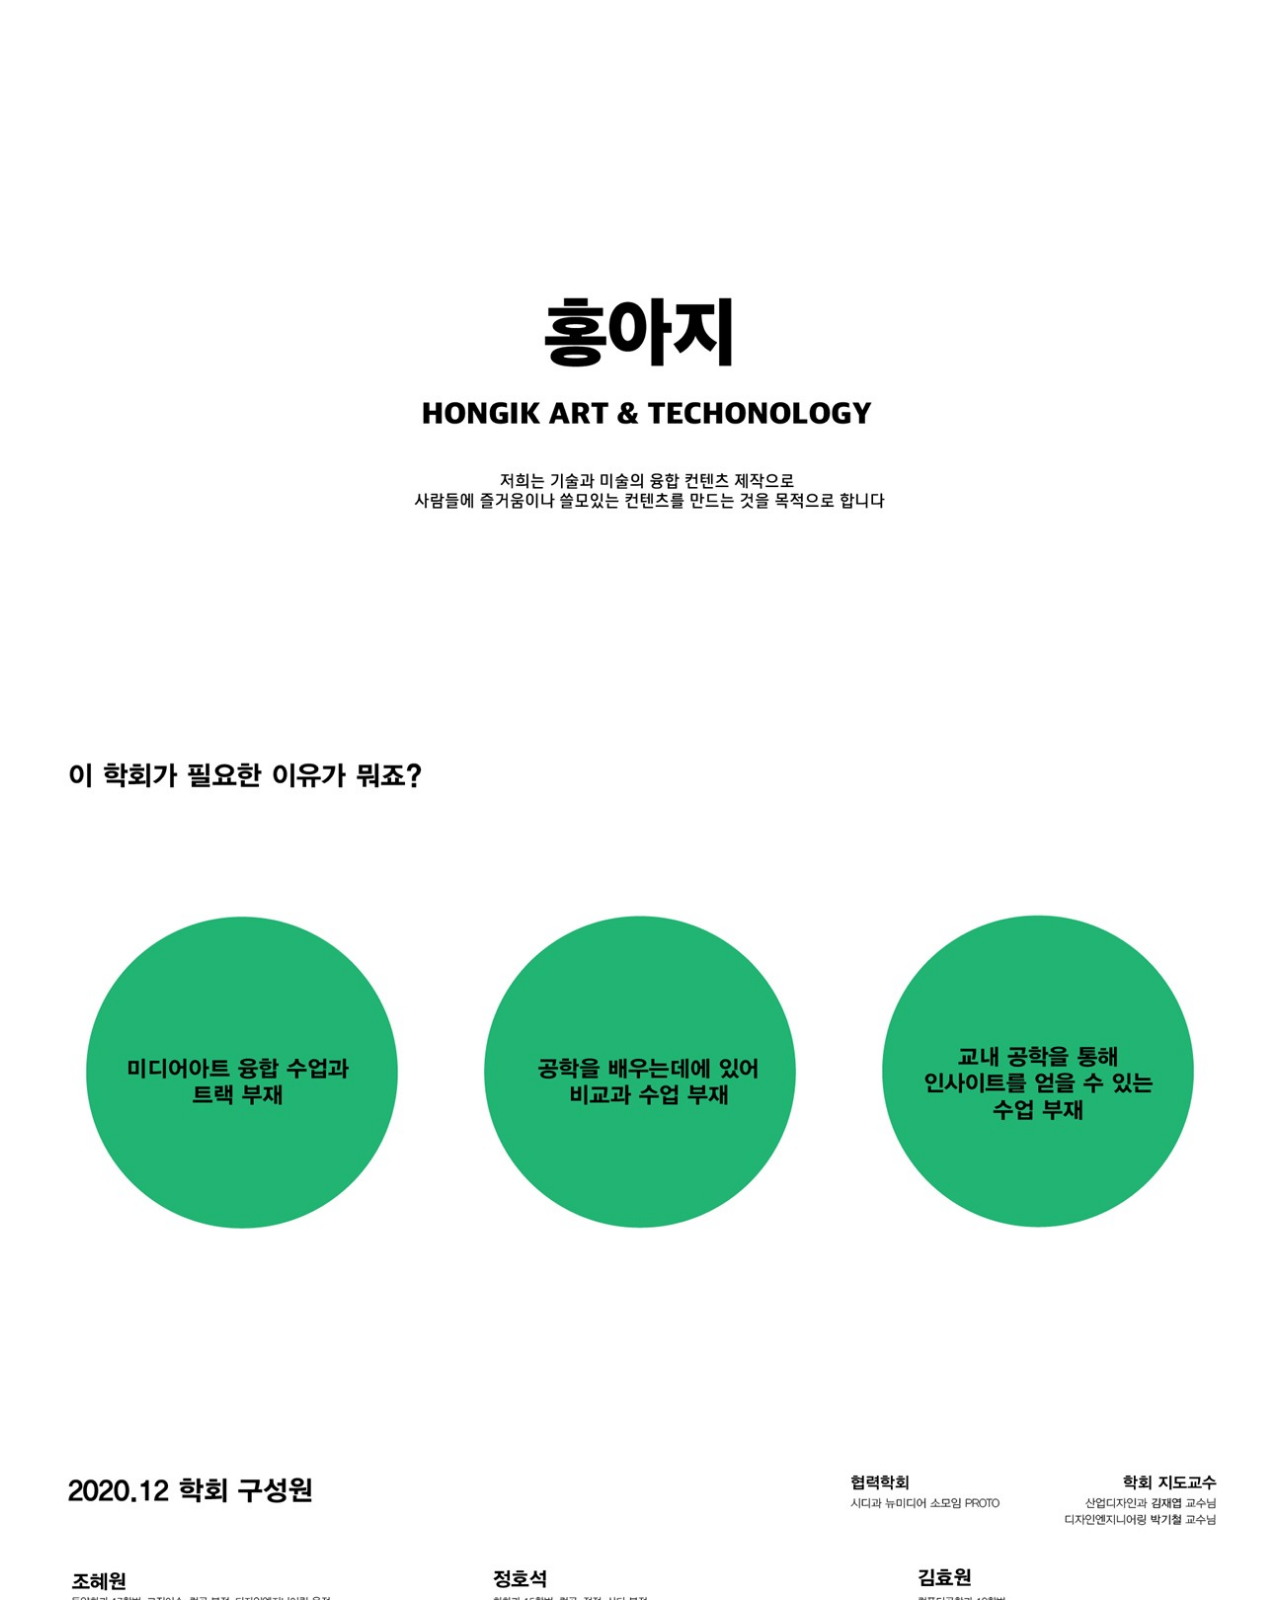
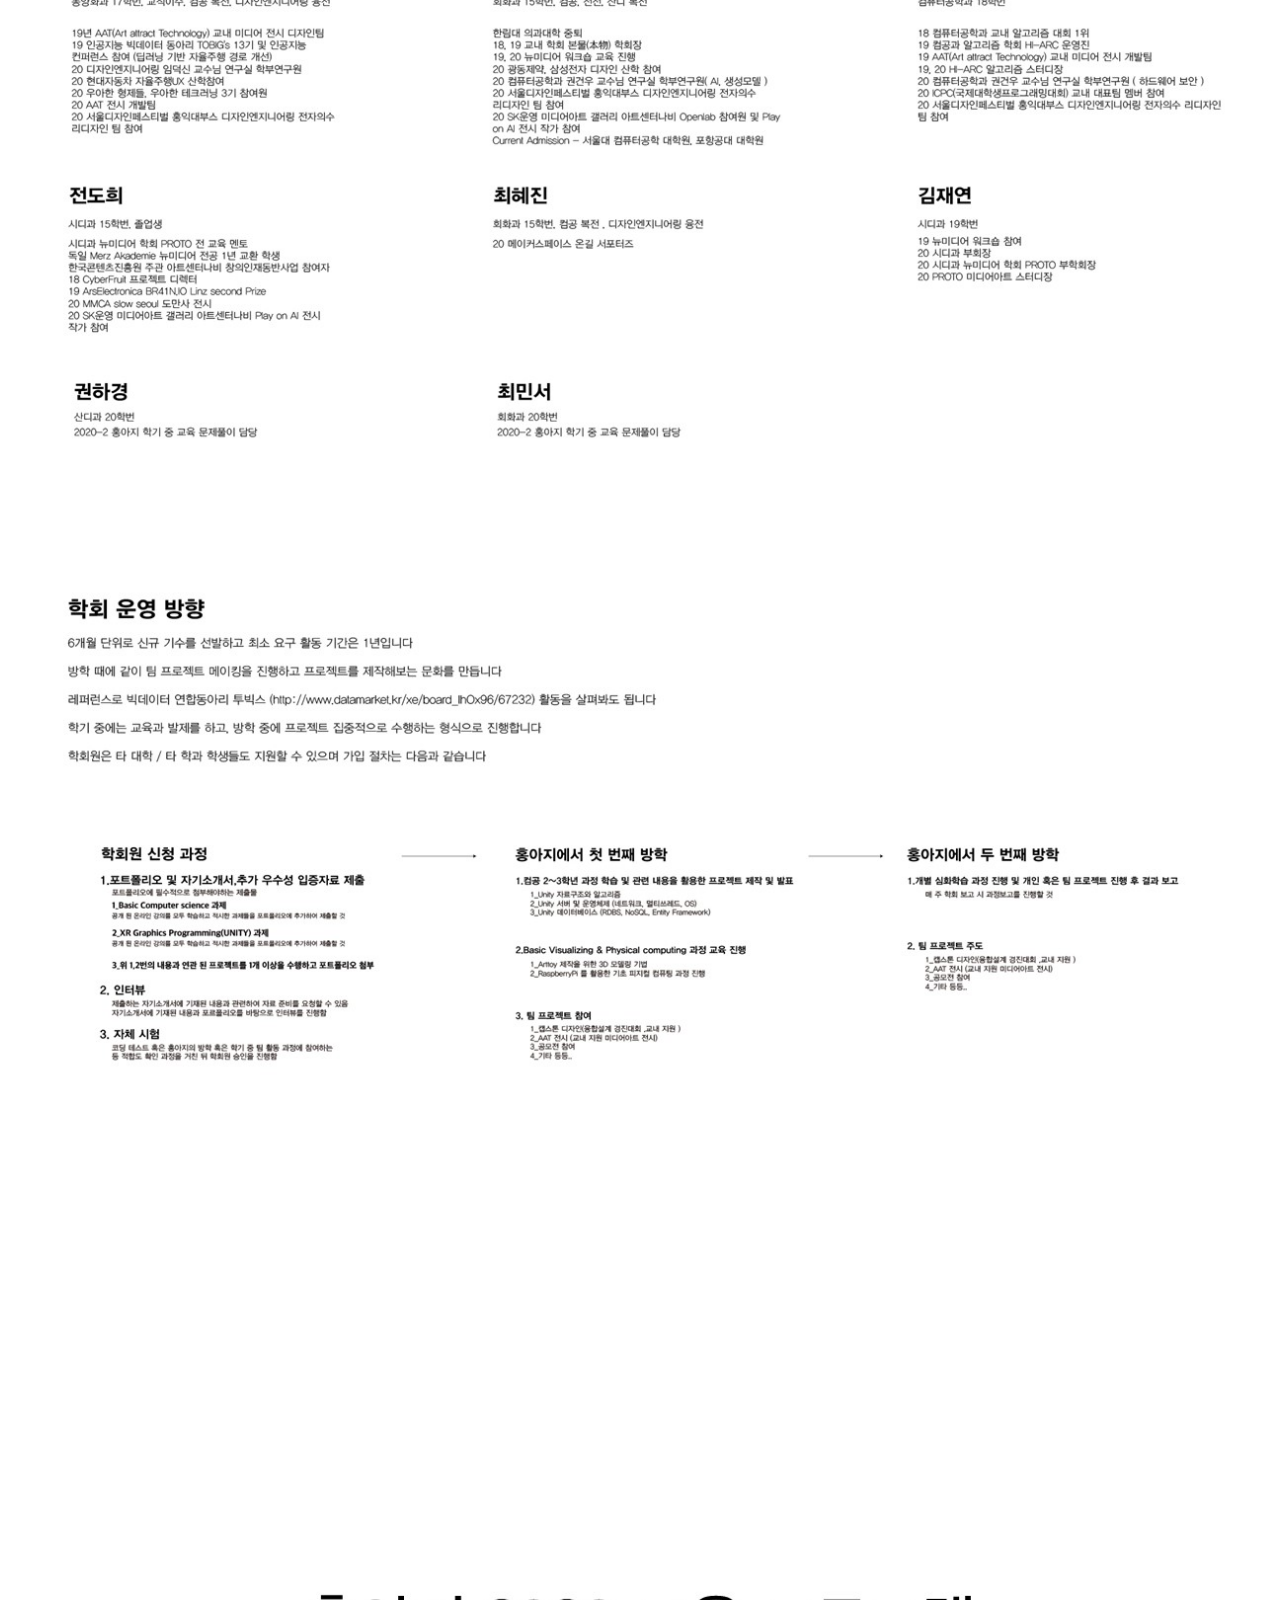
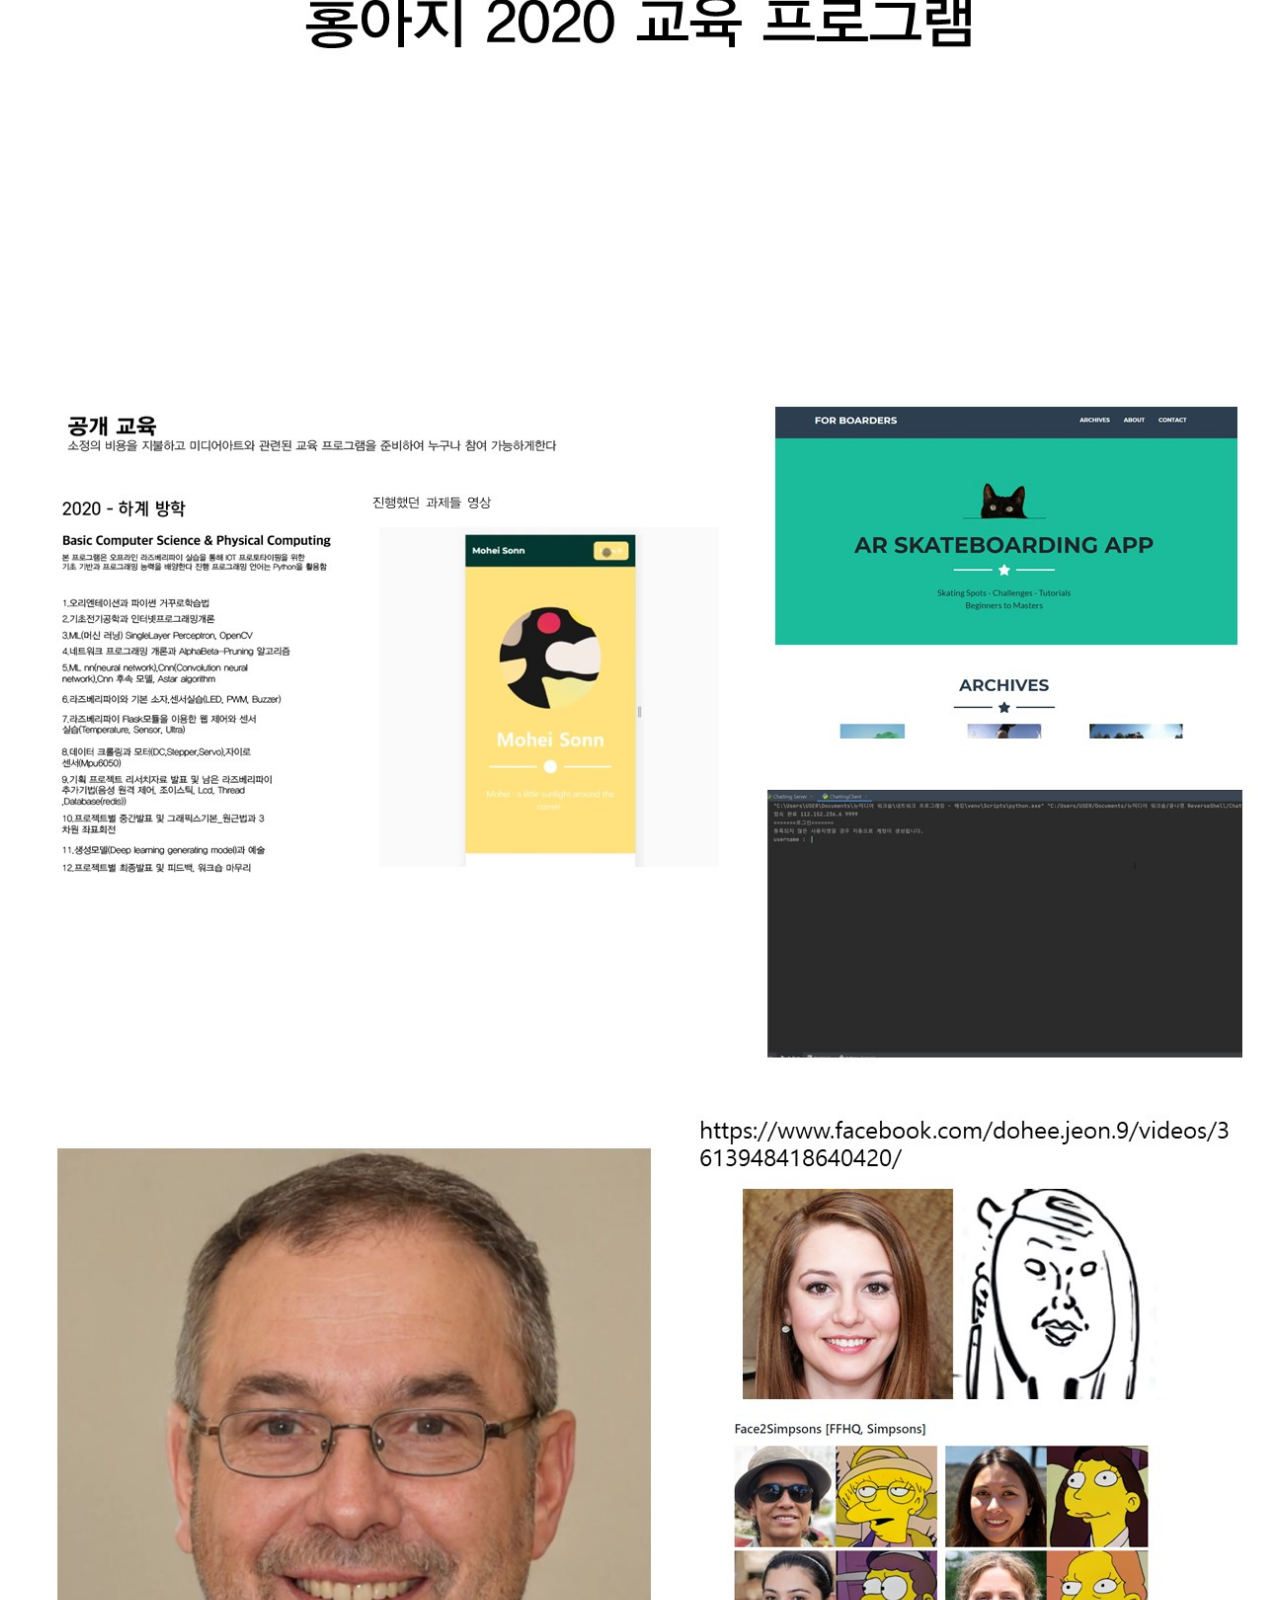
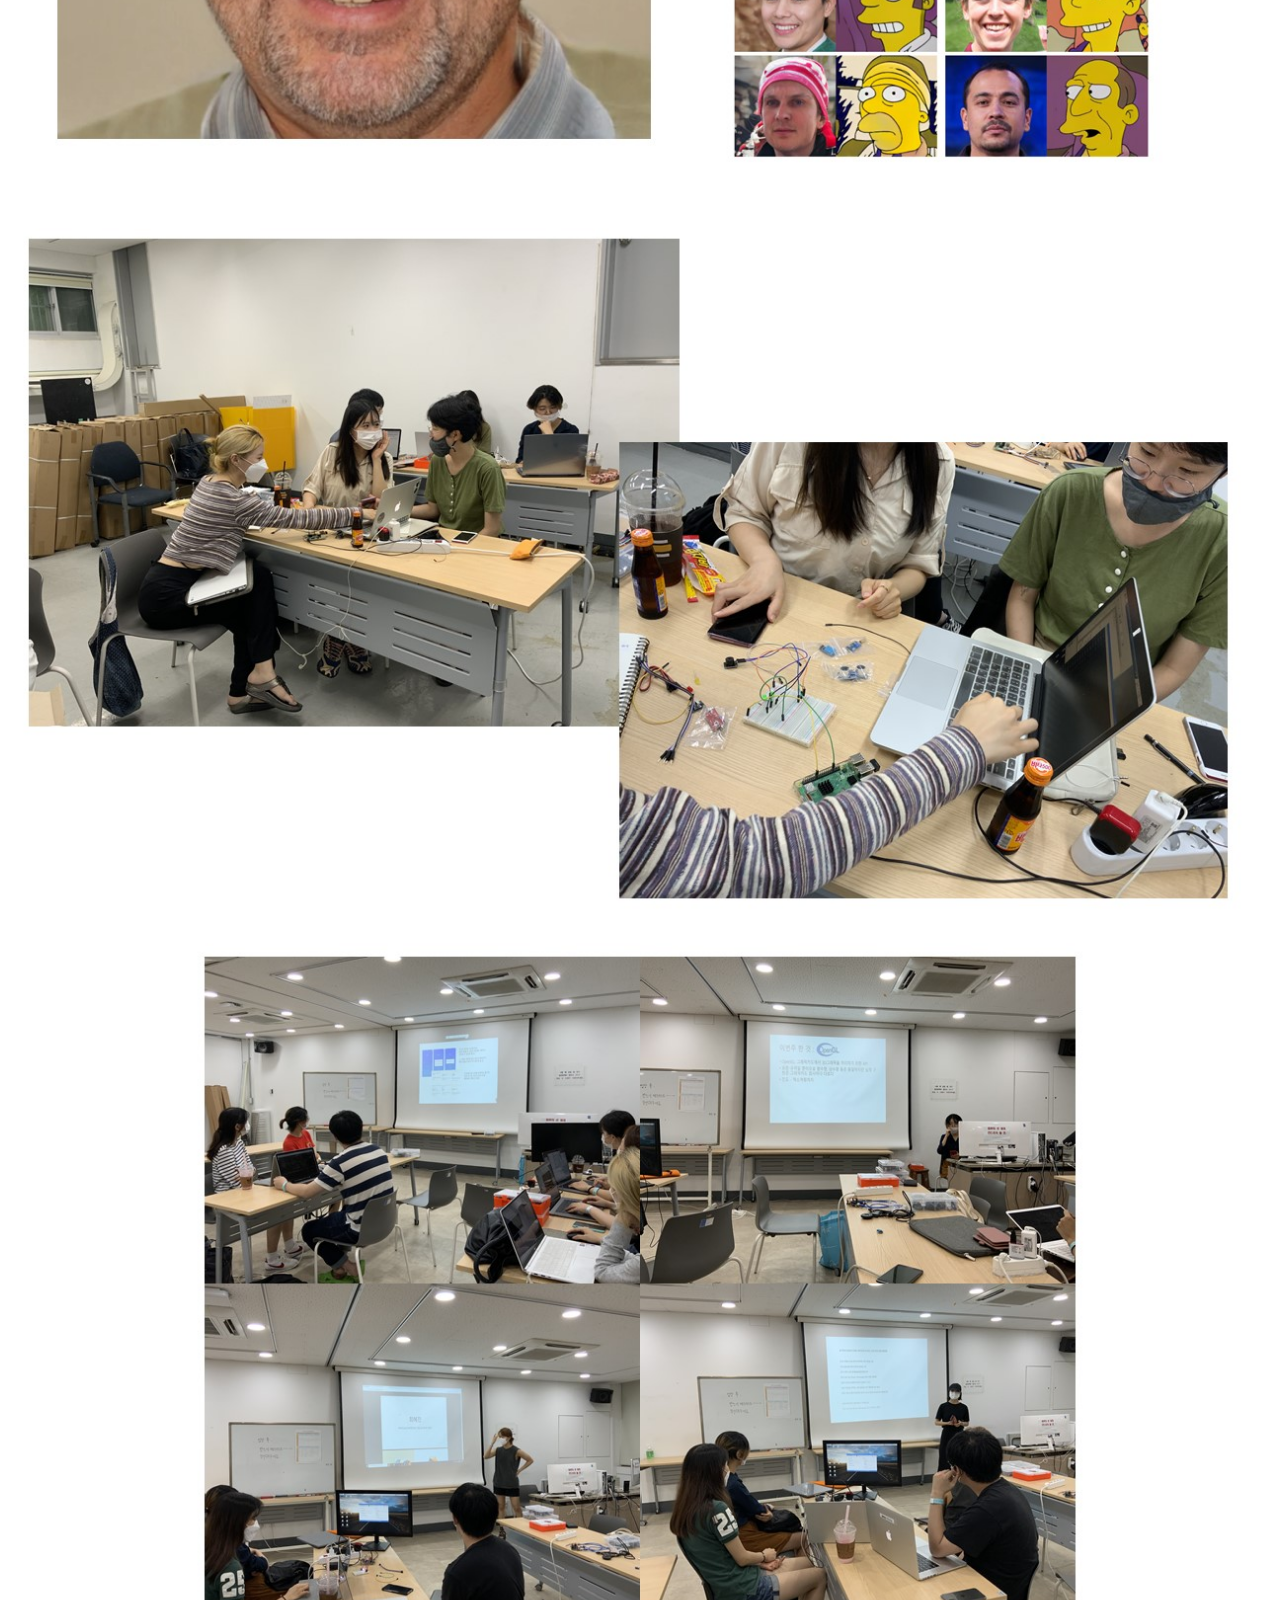
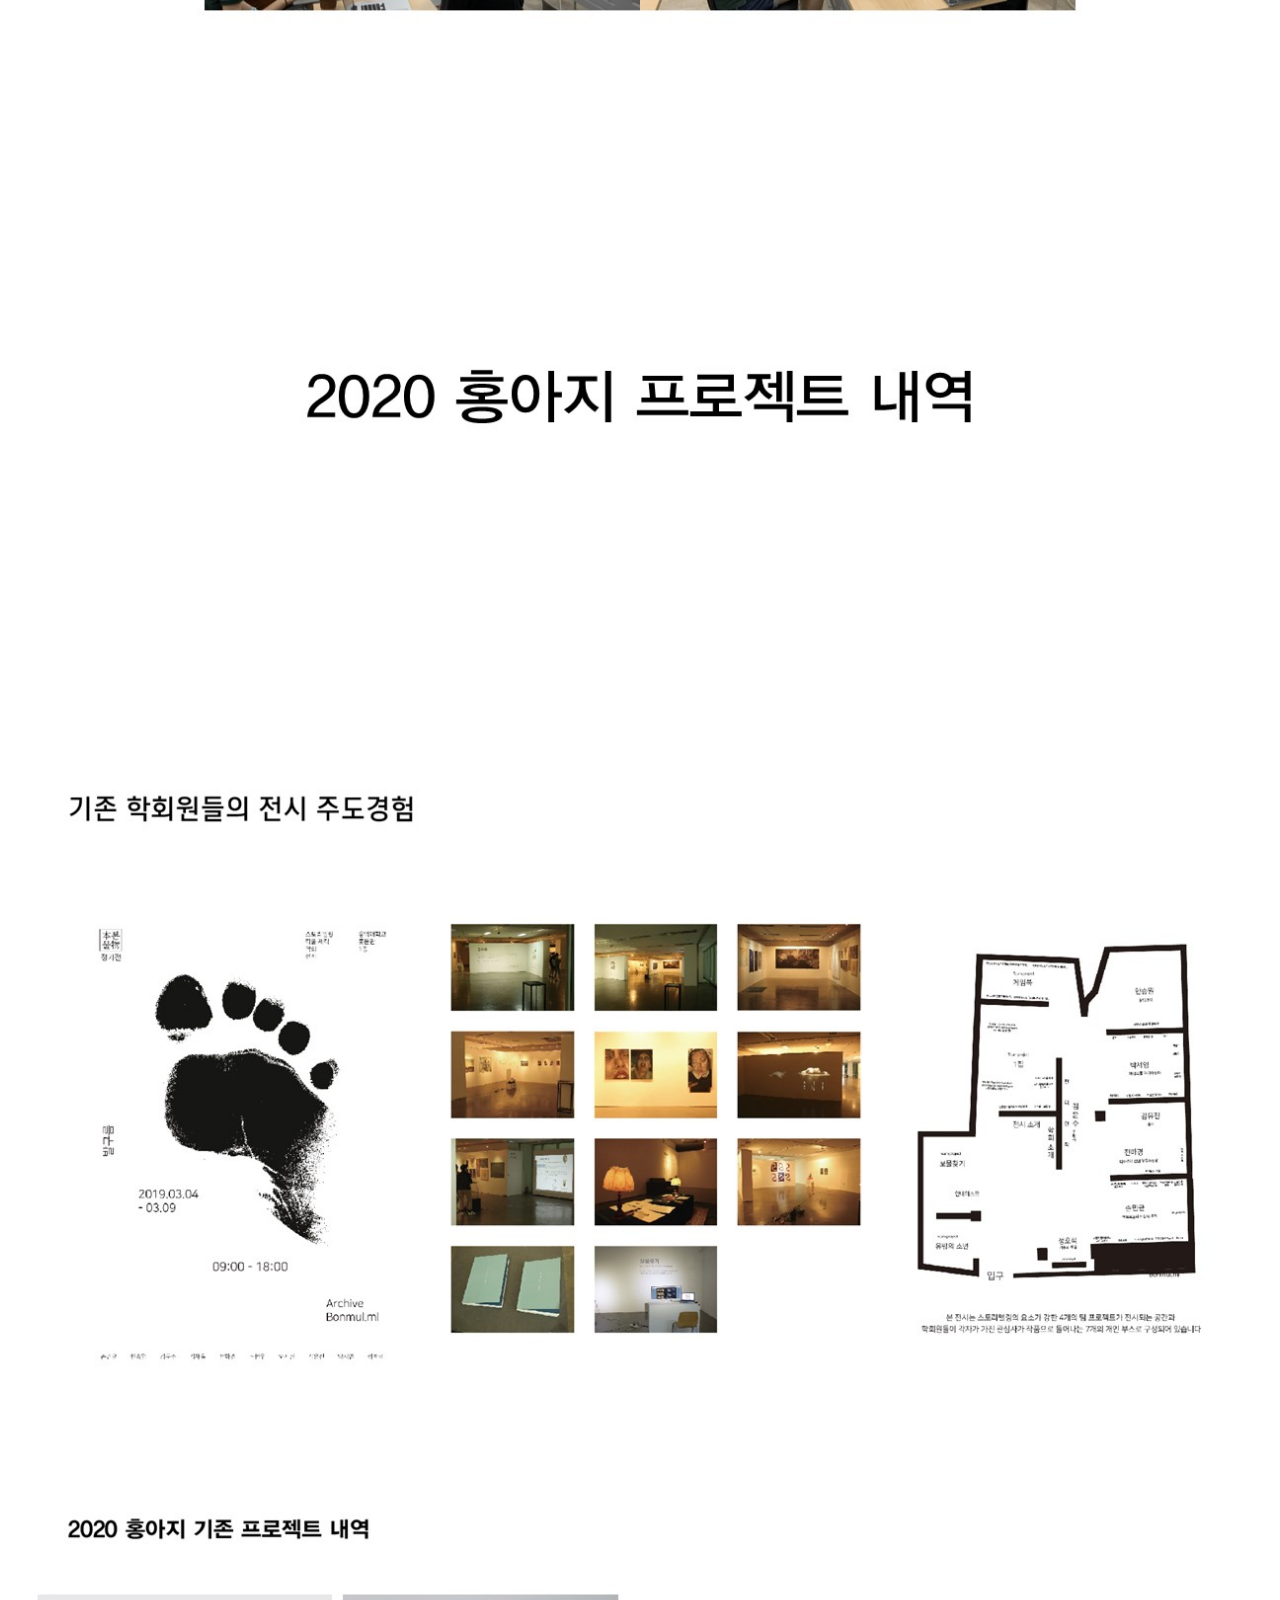
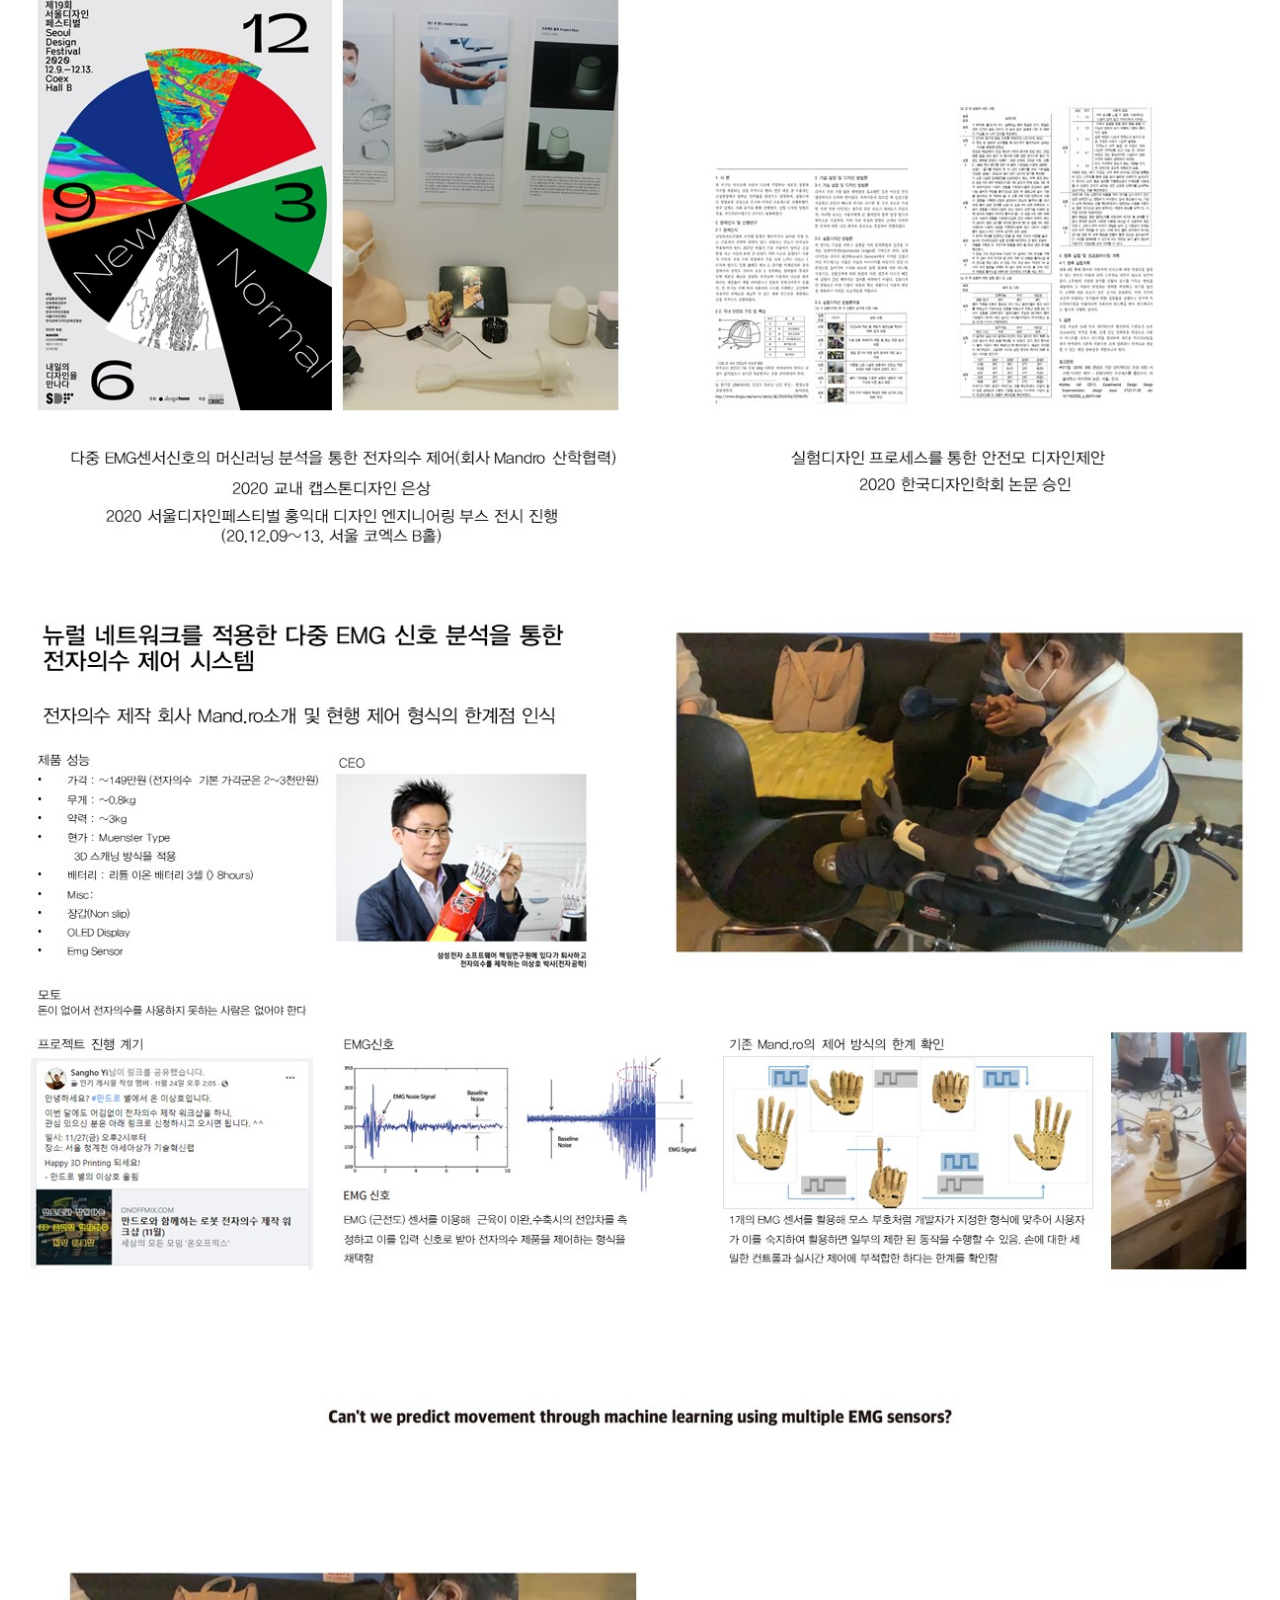
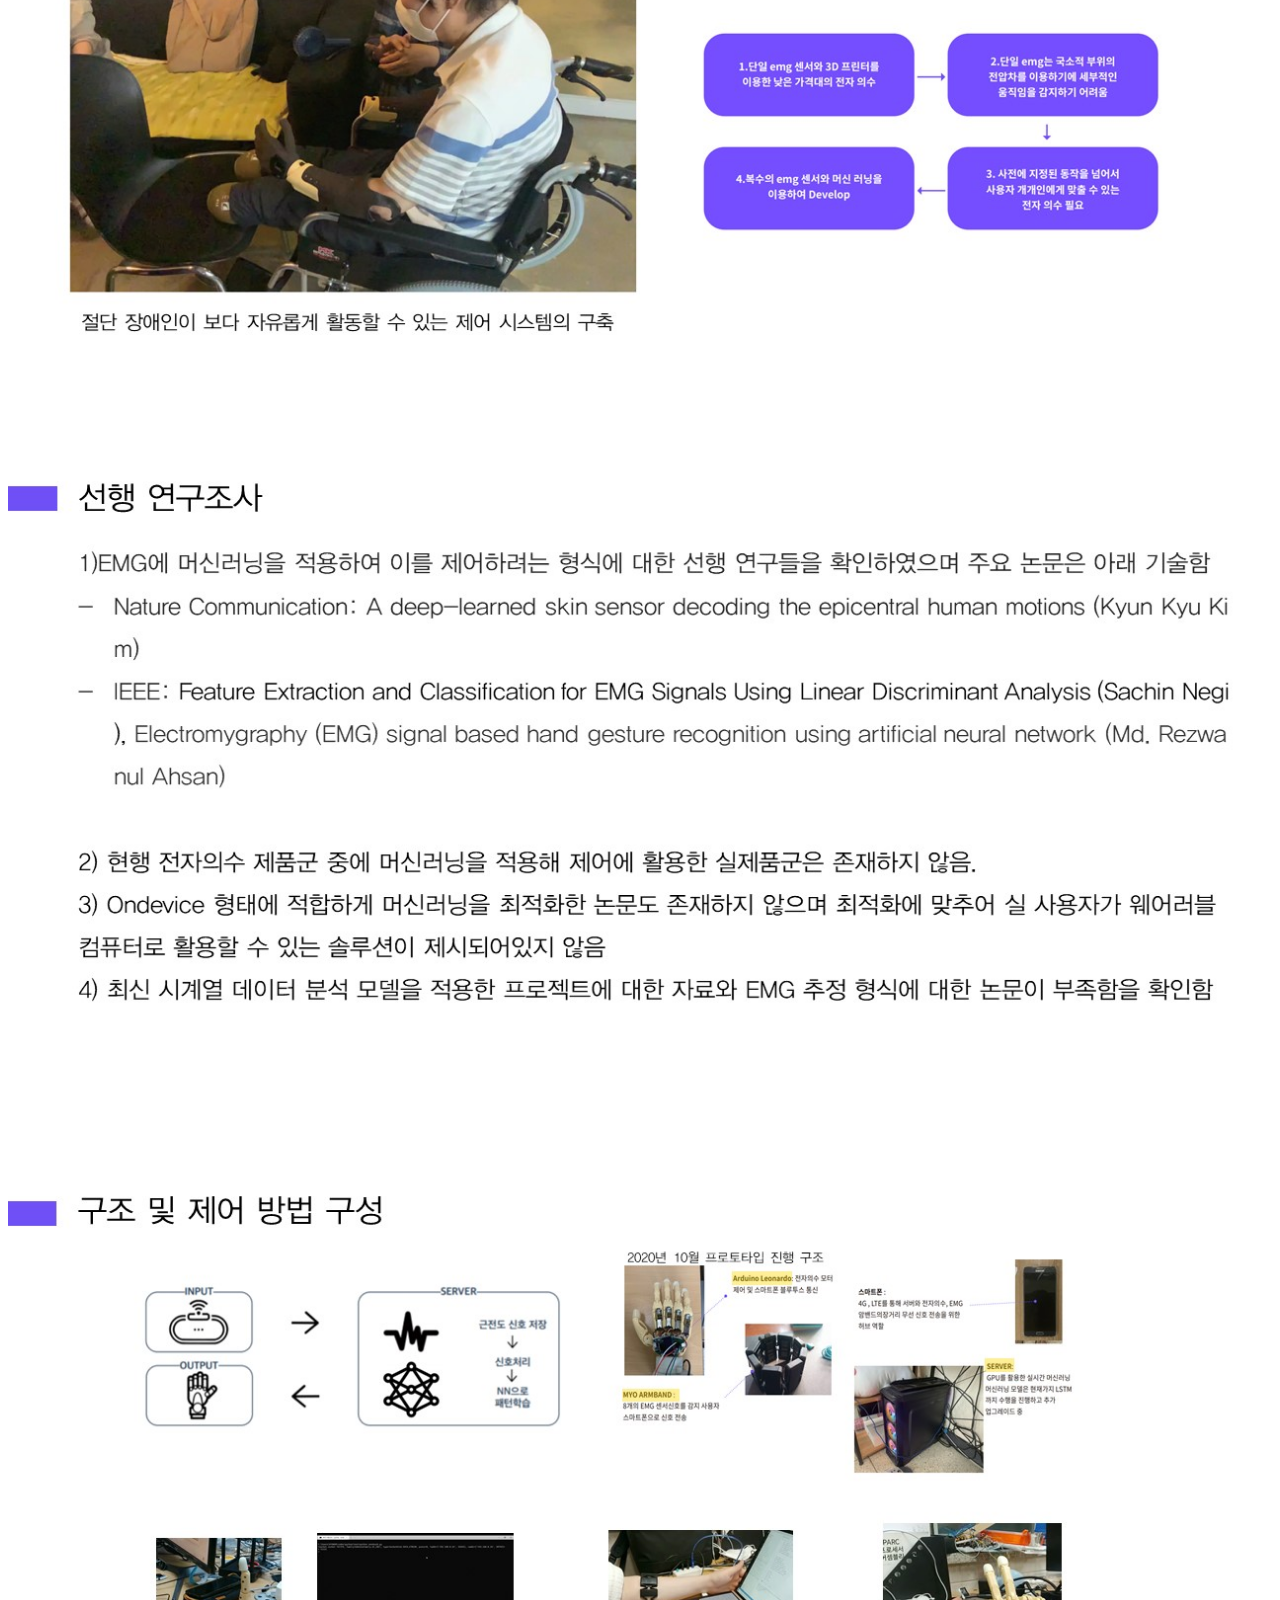
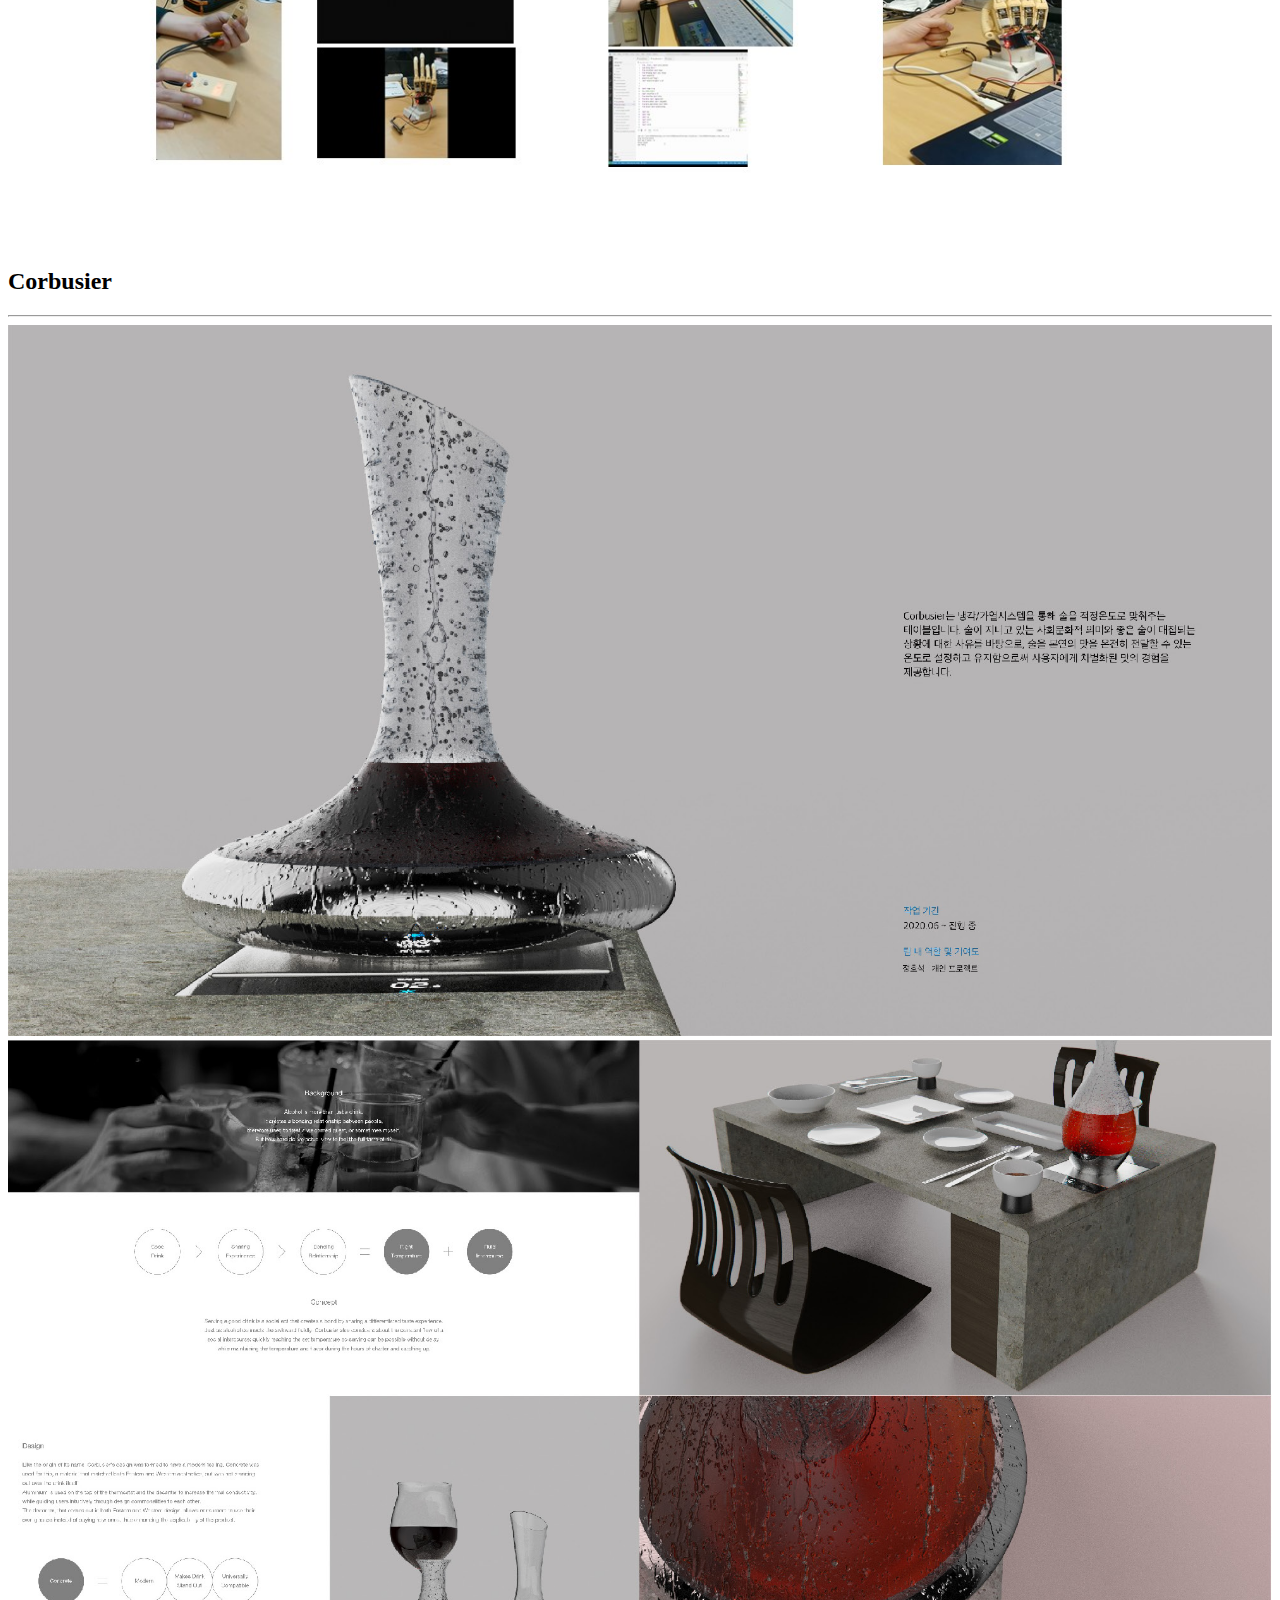
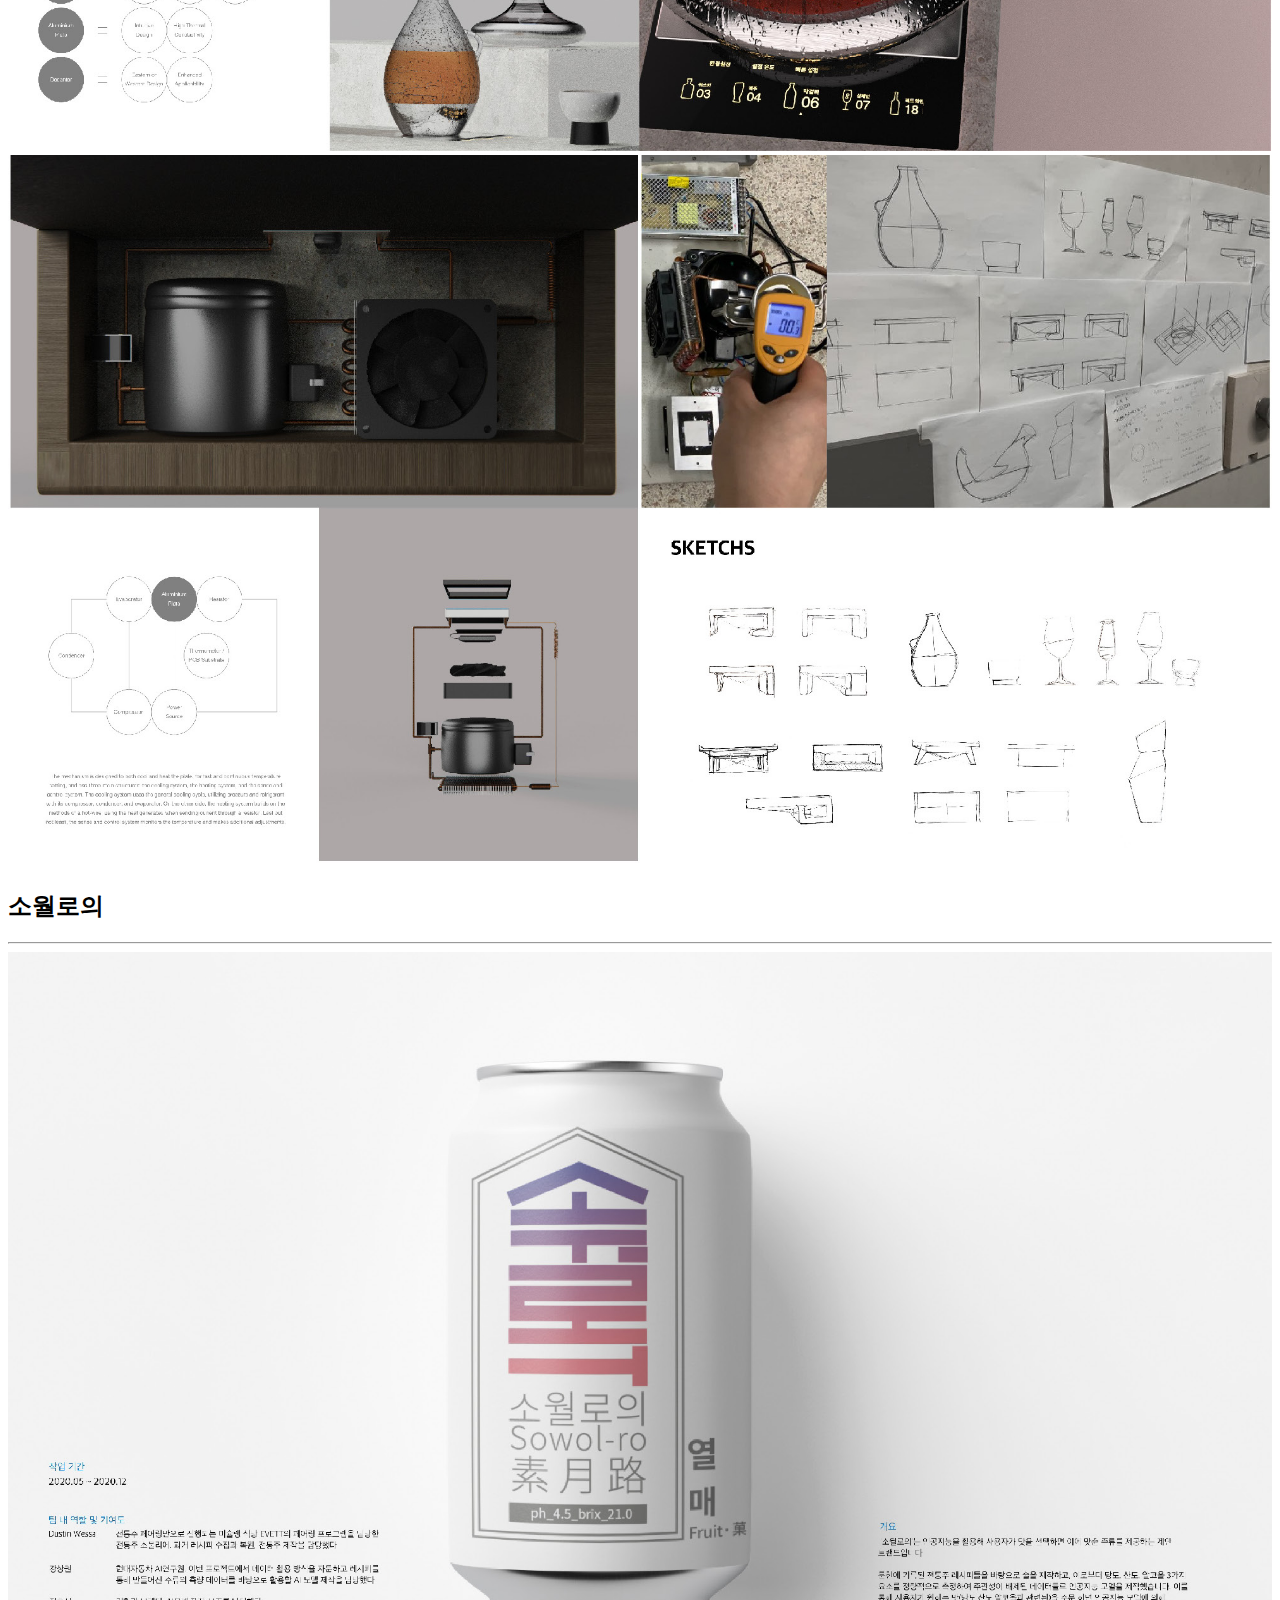
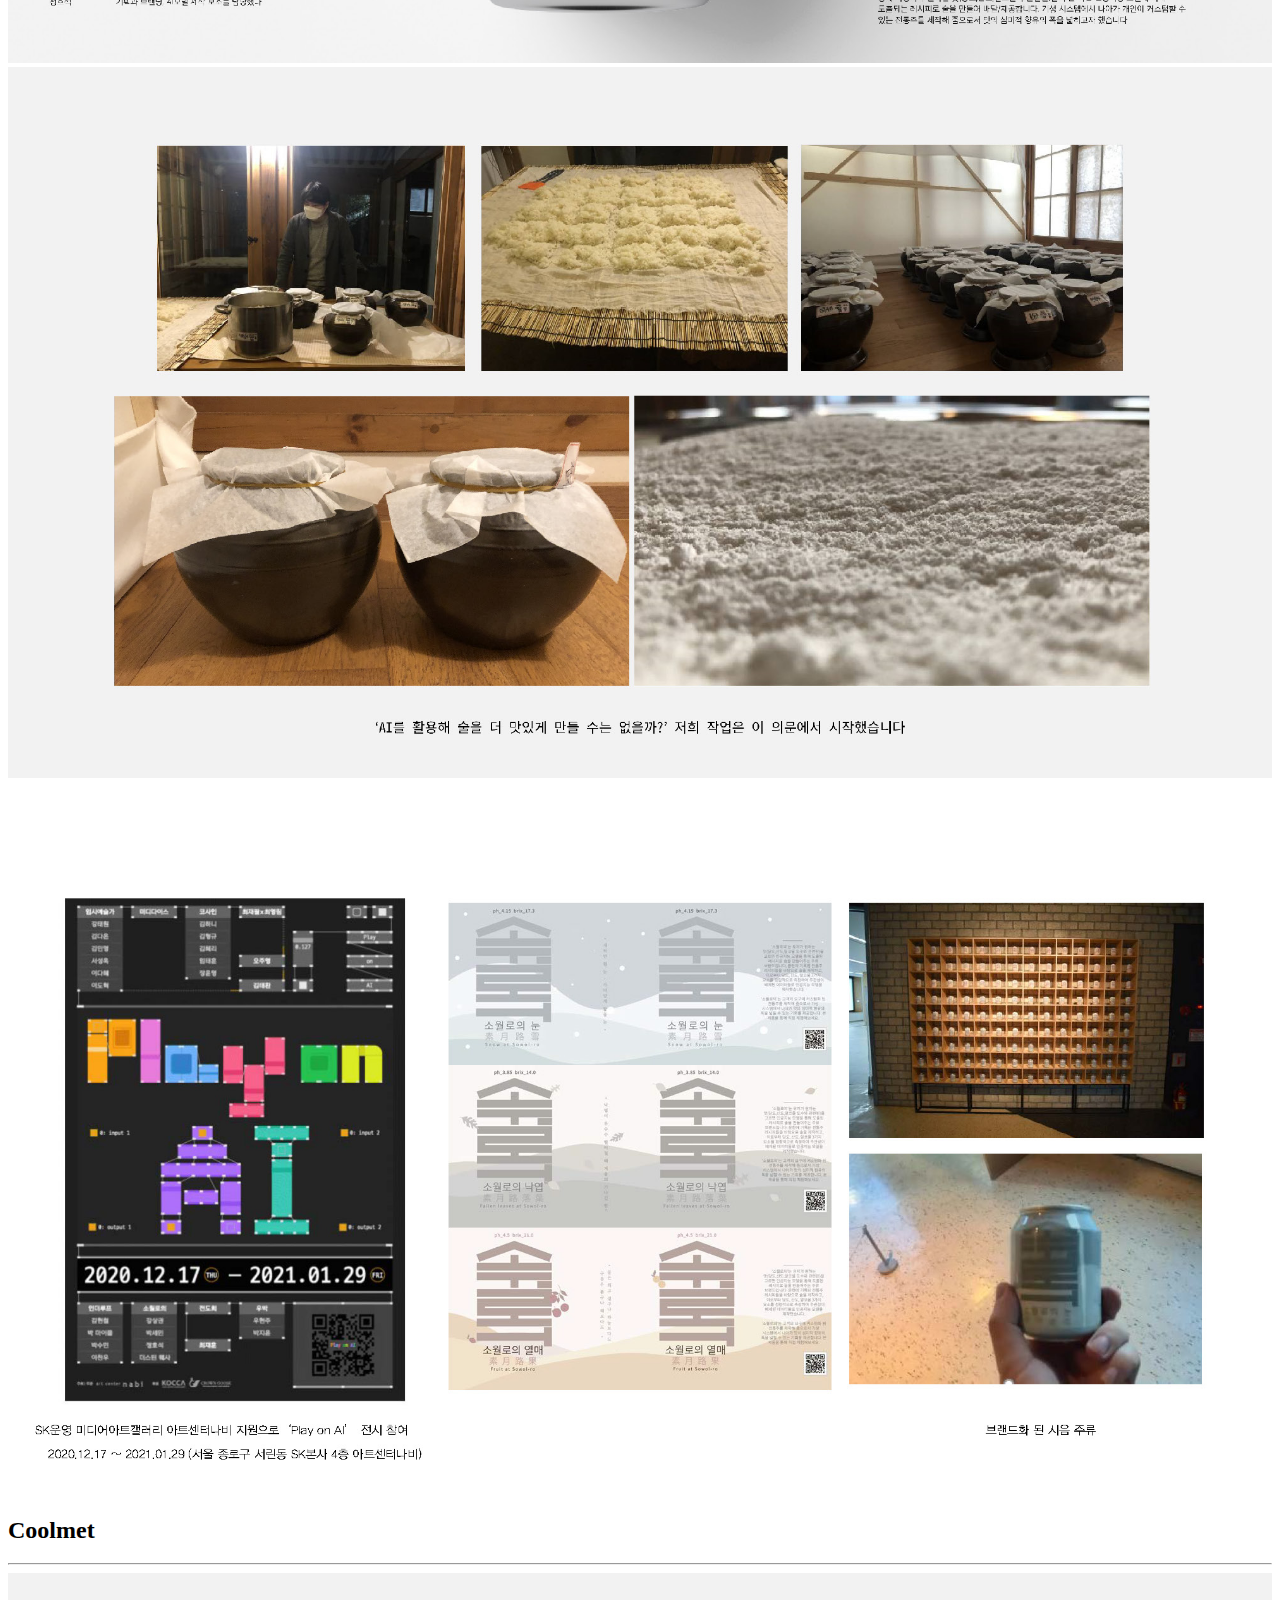
<file: prototypeimage.html>
<!DOCTYPE html>
<html lang="en">
<head>
    <meta charset="UTF-8">
    <meta name="viewport" content="width=device-width, initial-scale=1.0">
    <title>프로토타입 이미지 파일들</title>
    <script>
        function moveintroduce() {
        location.href='index.html';
        };
    </script>
</head>
<body>
    
    <img src="img/11.JPG" width ="100%">
    <img src="img/12.JPG" width="100%">
    <img src="img/13.JPG" width="100%">
    <img src="img/14.JPG" width ="100%">
    <img src="img/15.JPG" width="100%">
    <img src="img/16.JPG" width="100%">
    <img src="img/19.JPG" width="100%">
    <img src="img/110.JPG" width ="100%">
    <img src="img/111.JPG" width="100%">
    <img src="img/112.JPG" width="100%">
    <img src="img/113.JPG" width="100%">
    <img src="img/114.JPG" width="100%">
    <img src="img/115.JPG" width="100%">
    <img src="img/116.JPG" width="100%">
    <img src="img/117.JPG" width="100%">
    <img src="img/118.JPG" width="100%">

    <h2>Corbusier</h2>
    <hr>
    
    <img src="img/1.jpg" width ="100%">
    <img src="img/2.jpg" width="100%">
    <img src="img/3.jpg" width="100%">
    <br>
    <h2>소월로의</h2>
    <hr>
    <img src="img/4.jpg" width ="100%">
    <img src="img/5.jpg" width="100%">
    <img src="img/6.jpg" width="100%">
    <br>
    <h2>Coolmet</h2>
    <hr>
    <img src="img/7.jpg" width ="100%">
    <img src="img/8.jpg" width="100%">
    <img src="img/9.jpg" width="100%">
    <img src="img/10.jpg" width="100%">
    <button onclick="moveintroduce()">소개 페이지로 돌아가기</button>

</body>
</html>
</file>
